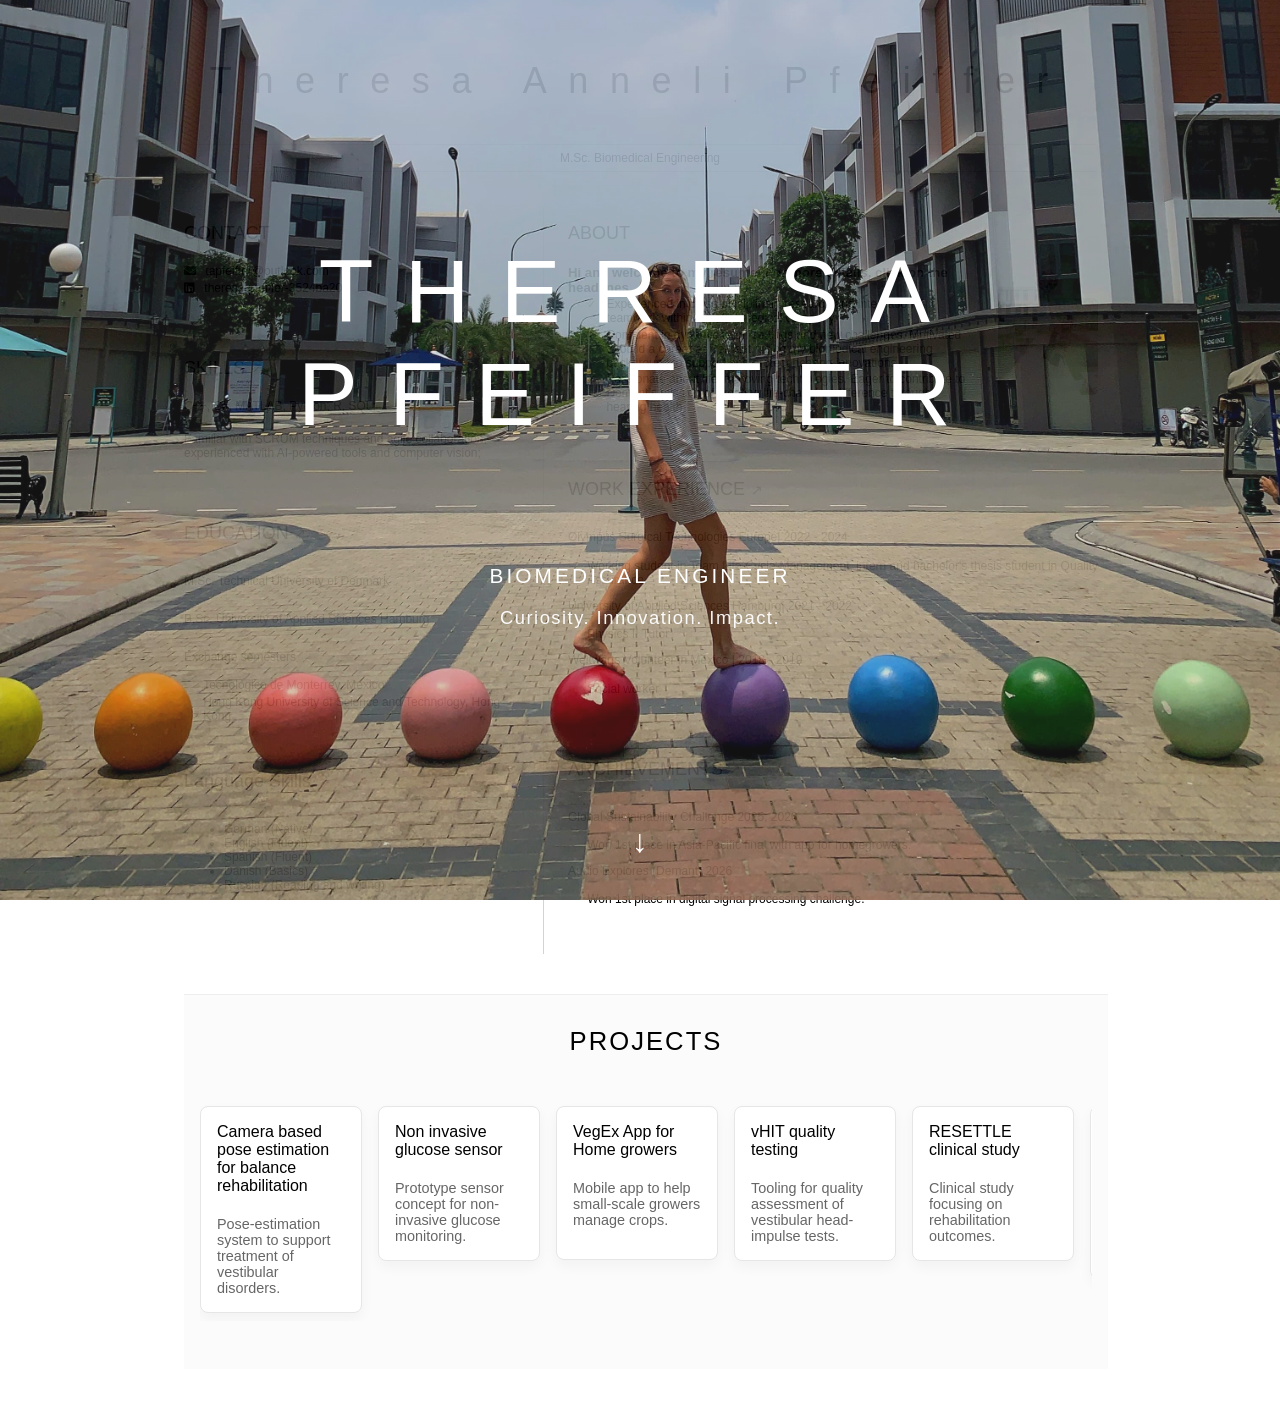
<file: index.html>
<!DOCTYPE html>
<html>

<head>
    <link href="style.css" rel="stylesheet">
    <title>Theresa Pfeiffer Resume</title>

    <link rel="stylesheet"
        href="https://cdnjs.cloudflare.com/ajax/libs/font-awesome/5.15.4/css/all.min.css">
</head>

<body>

                    <!-- HERO SECTION -->

                    <div id="hero">

                        <img src="balance.jpeg" alt="Balance Photo">

                        <div class="hero-overlay">

                            <h1>THERESA PFEIFFER</h1>

                            <p class="tagline">
                                Biomedical Engineer
                            </p>

                            <p class="motto">
                                Curiosity. Innovation. Impact.
                            </p>

                            <div class="scroll-indicator">
                                ↓
                            </div>

                        </div>

                    </div>

                    <!-- RESUME CONTENT -->

                    <div id="resume-content">

                        <header id="header">
                            <h1>Theresa Anneli Pfeiffer</h1>
                            <hr>
                            M.Sc. Biomedical Engineering
                            <hr>
                        </header>

                        <main>

                            <article id="mainLeft">

                                <section>
                                    <h2>CONTACT</h2>
                                    <!-- contact info including social media -->
                                    <p>
                                        <i class="fa fa-envelope" aria-hidden="true"></i>
                                        <a href="mailto:tapfeiffer@outlook.com">tapfeiffer@outlook.com</a>
                                    </p>
                                    <p>
                                        <i class="fab fa-linkedin" aria-hidden="true"></i>
                                        <a href="https://www.linkedin.com/in/theresa-pfeiffer-3524ba20b/">theresa-pfeiffer-3524ba20b</a>
                                    </p>
                                </section>
                                <section>
                                <a class="section-link" href="skills.html"><h2>SKILLS <span class="heading-link-symbol" aria-hidden="true">↗</span></h2></a>
                                    <!-- your skills -->
                                    <p>C++, C#, MATLAB, Python, R, SQL;</p>
                                    <p>&nbsp;</p>
                                    <p>Familiar with SCRUM techniques and agile collaboration, experienced with AI-powered tools and computer vision;</p>
                                </section>
                                <section>
                                <a class="section-link" href="education.html"><h2>EDUCATION <span class="heading-link-symbol" aria-hidden="true">↗</span></h2></a>
                                    <!-- your education -->
                                    <h3>M.Sc. Technical University of Denmark</h3>
                                    <h3>B.Sc. University of Applied Sciences Hamburg</h3>
                                     <h3>Exchange semesters</h3>
                                    <p class="indented">
                                        Tecnológico de Monterrey, Mexico
                                    </p>
                                    <p class="indented">
                                        Hong Kong University of Science and Technology, Hong Kong
                                    </p>
                                </section> 
                                <section>
                                    <h2>Language Skills</h2>
                    
                                    <ul>
                                            <li>German (Native)</li>
                                            <li>English (Fluent)</li>
                                            <li>Spanish (Fluent)</li>
                                            <li>Danish (Basics)</li>
                                            <li>Russian (Reading and writing)</li>
                                    </ul>
                                </section>  

                            </article>

            
                            <article id="mainRight">
                                <section class="about-section">
                                    <h2>ABOUT</h2>
                                    <div class="about-content">
                                        <div class="about-text">
                                            <p class="about-intro"><strong>Hi and welcome to my resume! For more details, click on the headlines.</strong></p>
                                            <div class="about-bullets">
                                                <p class="check-item">Experienced in cross-disciplinary research and international teamwork within a global medical company.</p>
                                                <p class="check-item">Confident in dynamic team settings and new challenges. Motivated to build a career at Demant, using my biomedical engineering background to support and protect hearing innovations.</p>
                                                <p class="check-item">Passionate about life improving technologies. Eager to contribute to Demant’s mission of creating life-changing difference through hearing health.</p>
                                            </div>
                                        </div>
                                        <div class="about-photo">
                                            <img src="./me.jpeg" alt="Theresa Pfeiffer" />
                                        </div>
                                    </div>
                                </section>
                                <section>
                                <a class="section-link" href="work-experience.html"><h2>WORK EXPERIENCE <span class="heading-link-symbol" aria-hidden="true">↗</span></h2></a>
                                    <!-- your work experience -->
                                    <h3>Olympus Surgical Technologies Europe| 2022 - 2024</h3>
                                     <p class="indented">
                                         Working student in Team Life-Cycle-Management, intern and bachelor's thesis student in Quality Assurance.
                                    </p>

                                    <h3>
                                            University of Applied Sciences Hamburg| 2021 - 2022
                                    </h3>
                                    <p class="indented">
                                            Physics II Tutor
                                    </p>
                                    <h3>Weltwärts Volunteer in Mexico | 2018 - 2019</h3>
                                    <p class="indented">Social worker</p>
                                </section>
                                <section>
                                    <a class="section-link" href="achievements.html"><h2>ARCHIEVEMENTS <span class="heading-link-symbol" aria-hidden="true">↗</span></h2></a>
                                    <h3>Global Sustainability Challenge 2025, 2026</h3>
                                    <p class="indented">
                                        Won 1st place in Asia-Pacific final with app for homegrowers.
                                    </p>
                                    <h3>Audio Explores (Demant) 2026</h3>
                                    <p class="indented">
                                        Won 1st place in digital signal processing challenge.
                                </section>
                            </article>

                        </main>

                    </div>

                    <!-- PROJECTS SECTION -->
                    <section id="projects">
                        <h2>PROJECTS</h2>
                        <div class="project-grid">
                            <div class="project-card" data-title="Camera based pose estimation for balance rehabilitation">
                                <button class="card-close" aria-label="Close card">×</button>
                                <div class="card-inner">
                                    <div class="card-front">
                                        <h3>Camera based pose estimation for balance rehabilitation</h3>
                                        <p>Pose-estimation system to support treatment of vestibular disorders.</p>
                                    </div>
                                    <div class="card-back">
                                        <p>As part of my Master's thesis, I built a prototype to assess balance workload during a one-leg standing test. The prototype is based on the MediaPipe pose estimation model and was evaluated with technical verification and clinical validation. I received the best grade for this project.</p>
                                        <div class="card-media">
                                            <img src="poem.png" alt="Balance rehabilitation project" />
                                        </div>
                                    </div>
                                </div>
                            </div>

                            <div class="project-card" data-title="Non invasive glucose sensor">
                                <button class="card-close" aria-label="Close card">×</button>
                                <div class="card-inner">
                                    <div class="card-front">
                                        <h3>Non invasive glucose sensor</h3>
                                        <p>Prototype sensor concept for non-invasive glucose monitoring.</p>
                                    </div>
                                    <div class="card-back">
                                        <p>During an exchange semester at Hong Kong University of Science and Technology, I helped develop a non-invasive glucose sensor. Tasks included printing of the sensor, electrochemical modification, and evaluation in terms of sensitivity and storage stability.</p>
                                        <div class="card-media-grid">
                                            <img src="lab.jpeg" alt="Laboratory setup" />
                                            <img src="print.jpeg" alt="Sensor printing" />
                                            <img src="sensor.jpeg" alt="Glucose sensor prototype" />
                                        </div>
                                    </div>
                                </div>
                            </div>

                            <div class="project-card" data-title="VegEx App for Home growers">
                                <button class="card-close" aria-label="Close card">×</button>
                                <div class="card-inner">
                                    <div class="card-front">
                                        <h3>VegEx App for Home growers</h3>
                                        <p>Mobile app to help small-scale growers manage crops.</p>
                                    </div>
                                    <div class="card-back card-back-side-by-side">
                                        <div class="card-text">
                                            <p>As part of the Global Sustainability Challenge, I developed a prototype for a social network for home growers. The platform allows home growers to exchange experience about harvesting from home, motivate each other, and most importantly trade harvests with other home growers. I achieved first place in the Asia Pacific Semi Finals.</p>
                                        </div>
                                        <div class="card-media card-media-no-crop">
                                            <img src="GSC.jpeg" alt="Global Sustainability Challenge" />
                                        </div>
                                    </div>
                                </div>
                            </div>

                            <div class="project-card" data-title="vHIT quality testing">
                                <button class="card-close" aria-label="Close card">×</button>
                                <div class="card-inner">
                                    <div class="card-front">
                                        <h3>vHIT quality testing</h3>
                                        <p>Tooling for quality assessment of vestibular head-impulse tests.</p>
                                    </div>
                                    <div class="card-back card-back-side-by-side">
                                        <div class="card-text">
                                            <p>As part of my studies, I conducted a special course at the Copenhagen Hearing and Balance Center. I investigated the reliability of vHIT goggles used for the head impulse test. My research focused on finding out if the performed head rotation angle affected the gain calculation of the vHIT system.</p>
                                        </div>
                                        <div class="card-media card-media-no-crop">
                                            <img src="vHIT.png" alt="vHIT goggles and analysis" />
                                        </div>
                                    </div>
                                </div>
                            </div>

                            <div class="project-card" data-title="RESETTLE clinical study">
                                <button class="card-close" aria-label="Close card">×</button>
                                <div class="card-inner">
                                    <div class="card-front">
                                        <h3>RESETTLE clinical study</h3>
                                        <p>Clinical study focusing on rehabilitation outcomes.</p>
                                    </div>
                                    <div class="card-back">
                                        <p>As part of my studies, I contributed to the clinical study RESETTLE about obesity treatment of people with childhood obesity using semaglutide. I quantified body composition and correlated it to treatment success.</p>
                                    </div>
                                </div>
                            </div>

                            <div class="project-card" data-title="Surface discoloration detection">
                                <button class="card-close" aria-label="Close card">×</button>
                                <div class="card-inner">
                                    <div class="card-front">
                                        <h3>Surface discoloration detection</h3>
                                        <p>Computer vision to detect and quantify surface discoloration.</p>
                                    </div>
                                    <div class="card-back">
                                        <p>As part of my Bachelor's thesis, I conducted a study about surface discolorations from reprocessing. I developed an algorithm to quantify surface discoloration with the aim of researching how reprocessing intervals affect the amount of discoloration.</p>
                                    </div>
                                </div>
                            </div>

                        </div>
                    </section>

                    <script>

                        const hero = document.getElementById('hero');

                        let heroHidden = false;

                        function revealResume() {

                            if (heroHidden) return;

                            hero.style.transform = 'translateY(-100%)';

                            heroHidden = true;
                        }

                        window.addEventListener('wheel', function (event) {

                            if (event.deltaY > 0) {

                                revealResume();
                            }

                        }, { passive: true });

                        window.addEventListener('touchmove', function () {

                            revealResume();

                        }, { once: true });

                        document.querySelector('.scroll-indicator')
                            .addEventListener('click', revealResume);

                        // Projects: expand/collapse cards
                        (function () {
                            const projectCards = document.querySelectorAll('.project-card');
                            let openCard = null;

                            projectCards.forEach(card => {
                                card.tabIndex = 0;

                                function toggleCard(e) {
                                    if (e) e.stopPropagation();
                                    if (openCard && openCard !== card) {
                                        openCard.classList.remove('expanded');
                                    }
                                    const nowOpen = card.classList.toggle('expanded');
                                    openCard = nowOpen ? card : null;
                                }

                                function closeCard(e) {
                                    if (e) e.stopPropagation();
                                    if (openCard) {
                                        openCard.classList.remove('expanded');
                                        openCard = null;
                                    }
                                }

                                card.addEventListener('click', toggleCard);
                                card.addEventListener('keydown', (e) => {
                                    if (e.key === 'Enter' || e.key === ' ') {
                                        e.preventDefault();
                                        toggleCard();
                                    } else if (e.key === 'Escape') {
                                        closeCard();
                                    }
                                });

                                // Close button handler
                                const closeBtn = card.querySelector('.card-close');
                                if (closeBtn) {
                                    closeBtn.addEventListener('click', closeCard);
                                }
                            });

                            // Close card when clicking outside
                                document.addEventListener('click', (e) => {
                                    if (openCard && !openCard.contains(e.target)) {
                                        openCard.classList.remove('expanded');
                                        openCard = null;
                                    }
                                });
                            })();

                    </script>

</body>

</html>
</file>
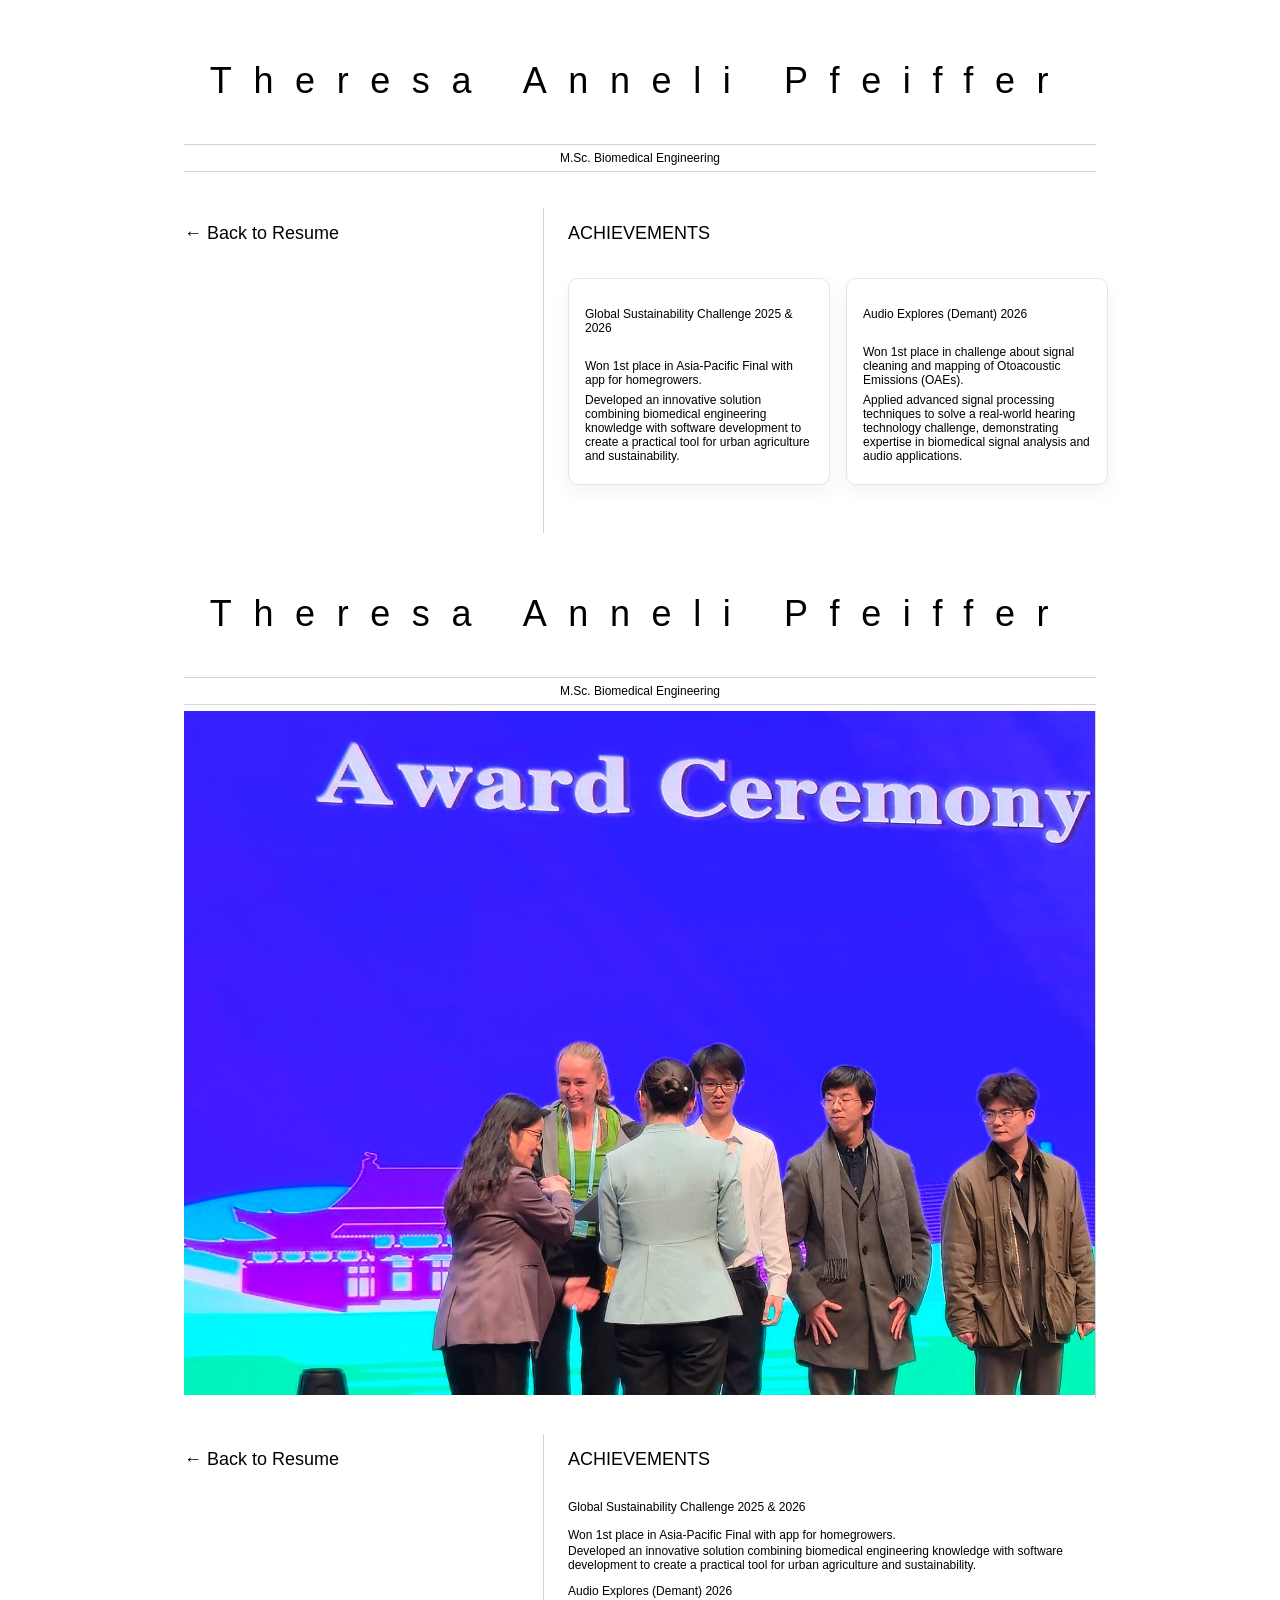
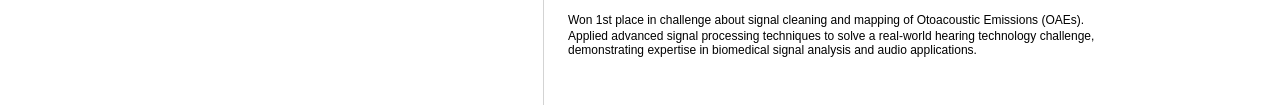
<file: achievements.html>
<!DOCTYPE html>
<html>

<head>
    <link href="style.css" rel="stylesheet">
    <title>Achievements - Theresa Pfeiffer Resume</title>
    <link rel="stylesheet" href="https://cdnjs.cloudflare.com/ajax/libs/font-awesome/5.15.4/css/all.min.css">
</head>

<body>
    <header id="header">
        <h1>Theresa Anneli Pfeiffer</h1>
        <hr>
        M.Sc. Biomedical Engineering
        <hr>
    </header>

    <main>
        <article id="mainLeft">
            <section>
                <a href="index.html"><h2>← Back to Resume</h2></a>
            </section>
        </article>

        <article id="mainRight">
            <section>
                <h2>ACHIEVEMENTS</h2>
                <div class="achievement-grid">
                    <div class="achievement-card">
                        <h3>Global Sustainability Challenge 2025 &amp; 2026</h3>
                        <p>Won 1st place in Asia-Pacific Final with app for homegrowers.</p>
                        <p>Developed an innovative solution combining biomedical engineering knowledge with software development to create a practical tool for urban agriculture and sustainability.</p>
                    </div>

                    <div class="achievement-card">
                        <h3>Audio Explores (Demant) 2026</h3>
                        <p>Won 1st place in challenge about signal cleaning and mapping of Otoacoustic Emissions (OAEs).</p>
                        <p>Applied advanced signal processing techniques to solve a real-world hearing technology challenge, demonstrating expertise in biomedical signal analysis and audio applications.</p>
                    </div>
                </div>
            </section>
        </article>
    </main>
</body>

</html><html>
	<head>
		<link href="style.css" rel="stylesheet">
		<title>Achievements - Theresa Pfeiffer Resume</title>
        <link rel="stylesheet" href="https://cdnjs.cloudflare.com/ajax/libs/font-awesome/5.15.4/css/all.min.css">
	
          <style>

    </style>
    
    </head>

	<body>
		<header id="header">
			<!-- resume header with your name and title -->
			<h1>Theresa Anneli Pfeiffer</h1>
			<hr>
			M.Sc. Biomedical Engineering
			<hr>

            <!-- Hier endet Ihr <head> -->
   
            <!-- Das Container-Element mit der ID "mainLeft" -->
            <div id="mainLeft">
                
                <!-- Hier fügen Sie Ihr Bild ein -->
                <img src="GSC.jpeg" alt="Global Sustainability Challenge 2026" style="width:100%; height:auto;">
                
            </div>


		</header>
		<main>
			<article id="mainLeft">
				<section>
					<a href="index.html"><h2>← Back to Resume</h2></a>
				</section>
			</article>
			<article id="mainRight">
				<section>
                    <h2>ACHIEVEMENTS</h2>
                    <h3>Global Sustainability Challenge 2025 & 2026</h3>
                    <p>
                        Won 1st place in Asia-Pacific Final with app for homegrowers.
                    </p>
                    <p>
                        Developed an innovative solution combining biomedical engineering knowledge with software development to create a practical tool for urban agriculture and sustainability.
                    </p>
                    
                    <h3>Audio Explores (Demant) 2026</h3>
                    <p>
                        Won 1st place in challenge about signal cleaning and mapping of Otoacoustic Emissions (OAEs).
                    </p>
                    <p>
                        Applied advanced signal processing techniques to solve a real-world hearing technology challenge, demonstrating expertise in biomedical signal analysis and audio applications.
                    </p>
                </section>
            </article>
        </main>
    </body>
</html>
</file>
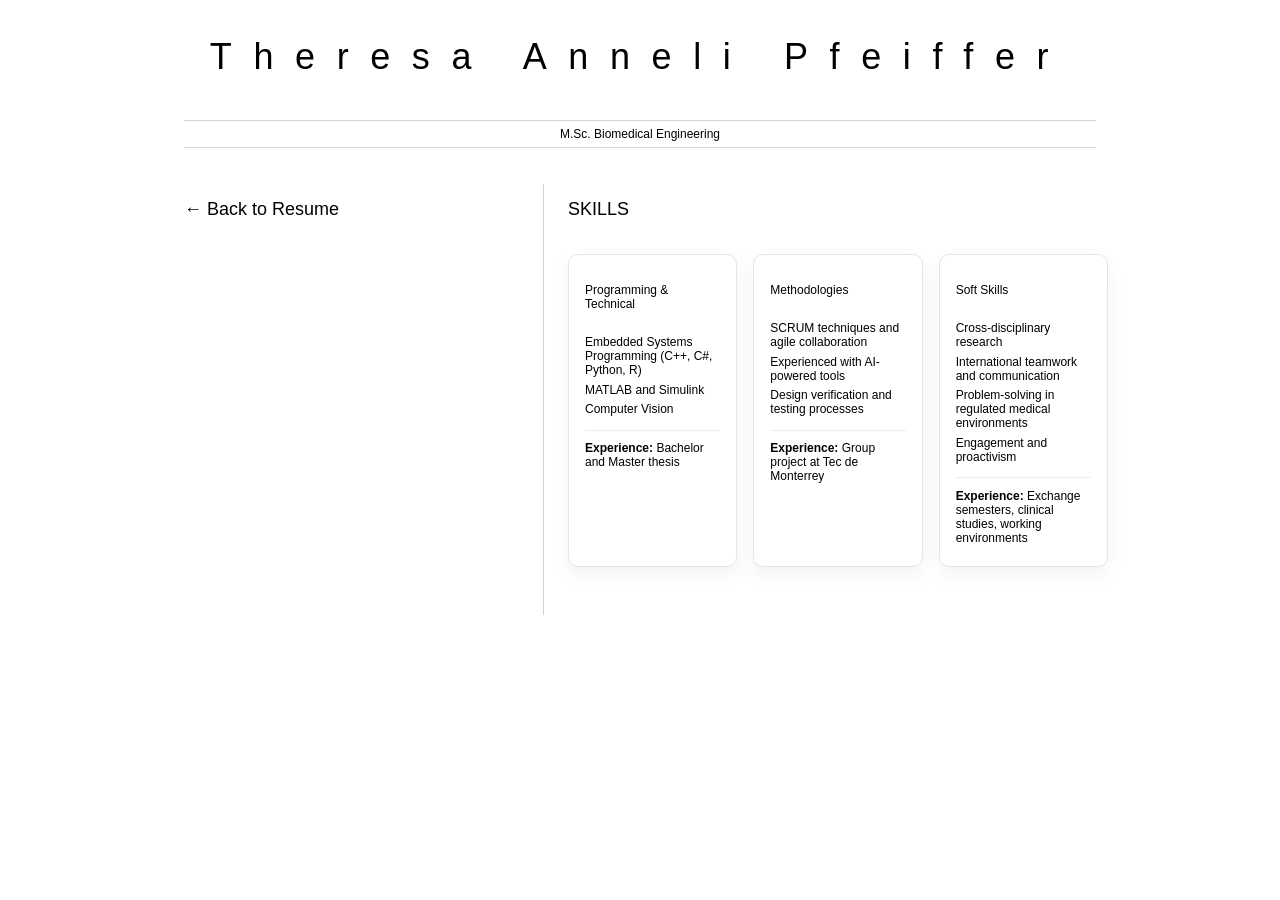
<file: skills.html>
<html>
	<head>
		<link href="style.css" rel="stylesheet">
		<title>Skills - Theresa Pfeiffer Resume</title>
        <link rel="stylesheet" href="https://cdnjs.cloudflare.com/ajax/libs/font-awesome/5.15.4/css/all.min.css">
	</head>

	<body>
		<header id="header">
			<!-- resume header with your name and title -->
			<h1>Theresa Anneli Pfeiffer</h1>
			<hr>
			M.Sc. Biomedical Engineering
			<hr>
		</header>
		<main>
			<article id="mainLeft">
				<section>
					<a href="index.html"><h2>← Back to Resume</h2></a>
				</section>
			</article>
			<article id="mainRight">
				<section>
					<h2>SKILLS</h2>
						<div class="skills-grid">
							<div class="skill-card">
								<h3>Programming &amp; Technical</h3>
								<p>Embedded Systems Programming (C++, C#, Python, R)</p>
								<p>MATLAB and Simulink</p>
								<p>Computer Vision</p>
								<p class="skill-experience"><strong>Experience:</strong> Bachelor and Master thesis</p>
							</div>

							<div class="skill-card">
								<h3>Methodologies</h3>
								<p>SCRUM techniques and agile collaboration</p>
								<p>Experienced with AI-powered tools</p>
								<p>Design verification and testing processes</p>
								<p class="skill-experience"><strong>Experience:</strong> Group project at Tec de Monterrey</p>
							</div>

							<div class="skill-card">
								<h3>Soft Skills</h3>
								<p>Cross-disciplinary research</p>
								<p>International teamwork and communication</p>
								<p>Problem-solving in regulated medical environments</p>
								<p>Engagement and proactivism</p>
								<p class="skill-experience"><strong>Experience:</strong> Exchange semesters, clinical studies, working environments</p>
							</div>
						</div>
				</section>
            </article>
        </main>
    </body>
</html>
</file>
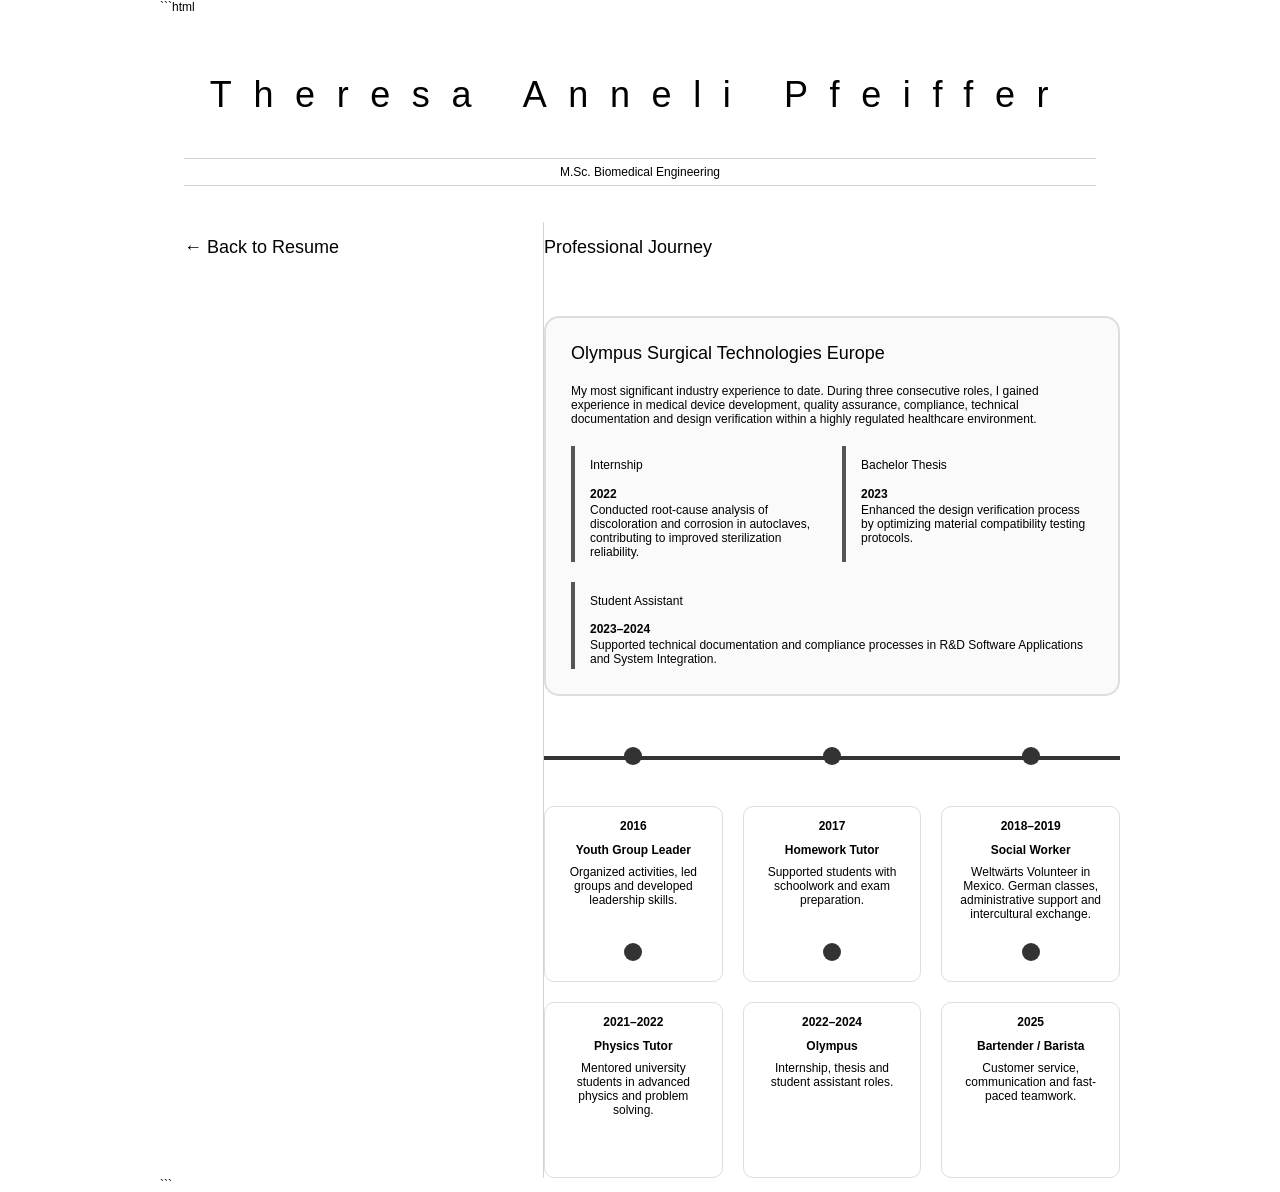
<file: work-experience.html>
```html
<html>
<head>
    <link href="style.css" rel="stylesheet">
    <title>Work Experience - Theresa Pfeiffer Resume</title>
    <link rel="stylesheet" href="https://cdnjs.cloudflare.com/ajax/libs/font-awesome/5.15.4/css/all.min.css">

    <style>

        .timeline-container {
            margin-top: 40px;
        }

        .olympus-card {
            border: 2px solid #ddd;
            border-radius: 15px;
            padding: 25px;
            margin-bottom: 60px;
            background: #fafafa;
        }

        .olympus-card h2 {
            margin-top: 0;
        }

        .olympus-stages {
            display: flex;
            gap: 20px;
            margin-top: 20px;
            flex-wrap: wrap;
        }

        .stage {
            flex: 1;
            min-width: 220px;
            border-left: 4px solid #555;
            padding-left: 15px;
        }

        .timeline {
            position: relative;
            margin-top: 50px;
            padding-top: 50px;
        }

        .timeline-line {
            height: 4px;
            background: #333;
            width: 100%;
            position: absolute;
            top: 0;
        }

        .timeline-events {
            display: flex;
            justify-content: space-between;
            gap: 20px;
            flex-wrap: wrap;
        }

        .event {
            flex: 1;
            min-width: 140px;
            text-align: center;
            position: relative;
        }

        .event::before {
            content: "";
            width: 18px;
            height: 18px;
            border-radius: 50%;
            background: #333;
            position: absolute;
            top: -59px;
            left: 50%;
            transform: translateX(-50%);
        }

        .event-card {
            border: 1px solid #ddd;
            border-radius: 10px;
            padding: 12px;
            background: white;
            min-height: 150px;
        }

        .event-year {
            font-weight: bold;
            margin-bottom: 10px;
        }

        .event-title {
            font-weight: bold;
            margin-bottom: 8px;
        }

    </style>
</head>

<body>

<header id="header">
    <h1>Theresa Anneli Pfeiffer</h1>
    <hr>
    M.Sc. Biomedical Engineering
    <hr>
</header>

<main>

    <article id="mainLeft">
        <section>
            <a href="index.html">
                <h2>← Back to Resume</h2>
            </a>
        </section>
    </article>

    <article id="mainRight">

        <h2>Professional Journey</h2>

        <div class="timeline-container">

            <!-- OLYMPUS FEATURE CARD -->

            <div class="olympus-card">

                <h2>Olympus Surgical Technologies Europe</h2>

                <p>
                    My most significant industry experience to date. During three consecutive roles,
                    I gained experience in medical device development, quality assurance,
                    compliance, technical documentation and design verification within a highly
                    regulated healthcare environment.
                </p>

                <div class="olympus-stages">

                    <div class="stage">
                        <h3>Internship</h3>
                        <p><strong>2022</strong></p>
                        <p>
                            Conducted root-cause analysis of discoloration and corrosion in
                            autoclaves, contributing to improved sterilization reliability.
                        </p>
                    </div>

                    <div class="stage">
                        <h3>Bachelor Thesis</h3>
                        <p><strong>2023</strong></p>
                        <p>
                            Enhanced the design verification process by optimizing material
                            compatibility testing protocols.
                        </p>
                    </div>

                    <div class="stage">
                        <h3>Student Assistant</h3>
                        <p><strong>2023–2024</strong></p>
                        <p>
                            Supported technical documentation and compliance processes in
                            R&D Software Applications and System Integration.
                        </p>
                    </div>

                </div>

            </div>

            <!-- TIMELINE -->

            <div class="timeline">

                <div class="timeline-line"></div>

                <div class="timeline-events">

                    <div class="event">
                        <div class="event-card">
                            <div class="event-year">2016</div>
                            <div class="event-title">Youth Group Leader</div>
                            <p>
                                Organized activities, led groups and developed leadership skills.
                            </p>
                        </div>
                    </div>

                    <div class="event">
                        <div class="event-card">
                            <div class="event-year">2017</div>
                            <div class="event-title">Homework Tutor</div>
                            <p>
                                Supported students with schoolwork and exam preparation.
                            </p>
                        </div>
                    </div>

                    <div class="event">
                        <div class="event-card">
                            <div class="event-year">2018–2019</div>
                            <div class="event-title">Social Worker</div>
                            <p>
                                Weltwärts Volunteer in Mexico.
                                German classes, administrative support and intercultural exchange.
                            </p>
                        </div>
                    </div>

                    <div class="event">
                        <div class="event-card">
                            <div class="event-year">2021–2022</div>
                            <div class="event-title">Physics Tutor</div>
                            <p>
                                Mentored university students in advanced physics and problem solving.
                            </p>
                        </div>
                    </div>

                    <div class="event">
                        <div class="event-card">
                            <div class="event-year">2022–2024</div>
                            <div class="event-title">Olympus</div>
                            <p>
                                Internship, thesis and student assistant roles.
                            </p>
                        </div>
                    </div>

                    <div class="event">
                        <div class="event-card">
                            <div class="event-year">2025</div>
                            <div class="event-title">Bartender / Barista</div>
                            <p>
                                Customer service, communication and fast-paced teamwork.
                            </p>
                        </div>
                    </div>

                </div>

            </div>

        </div>

    </article>

</main>

</body>
</html>
```
</file>
<file: style.css>
body {
    font-family: 'Segoe UI', Tahoma, Geneva, Verdana, sans-serif;
    font-size: 12px;
    max-width: 960px;
    margin: auto;
}
h1 {
    font-size: 3em;
    letter-spacing: .6em;
    padding-top: 1em;
    padding-bottom: 1em;
}

h2 {
    font-size: 1.5em;
    padding-bottom: 1em;
}

a h2 {
    color: inherit;
    text-decoration: none;
    cursor: pointer;
    transition: color 0.3s ease;
}

a h2:hover {
    color: #0066cc;
}

a {
    color: inherit;
    text-decoration: none;
}

.section-link h2 {
    display: inline-flex;
    align-items: center;
    gap: .35rem;
}

.heading-link-symbol {
    font-size: .75em;
    opacity: .7;
}

h3 {
    font-size: 1em;
    padding-bottom: 1em;
    font-style: bold;
}

main { 
    display: grid;
    grid-template-columns: 40% 60%;
    margin-top: 3em;
}
header {
    text-align: center;
    margin: auto 2em;
}

section {
    margin: auto 1em 4em 2em;
}

/* Skills page cards */
.skills-grid {
    display: grid;
    grid-template-columns: repeat(3, 1fr);
    gap: 1rem;
    margin-top: 1rem;
}

.skill-card {
    background: #ffffff;
    border: 1px solid #e5e5e5;
    border-radius: 10px;
    padding: 1rem;
    box-shadow: 0 8px 20px rgba(20,20,30,0.05);
}

.skill-card h3 {
    margin-bottom: .75rem;
}

.skill-card p {
    margin: .35rem 0;
}

.skill-experience {
    margin-top: .85rem !important;
    padding-top: .65rem;
    border-top: 1px solid #ededed;
}

/* Achievements page cards */
.achievement-grid {
    display: grid;
    grid-template-columns: repeat(2, 1fr);
    gap: 1rem;
    margin-top: 1rem;
}

.achievement-card {
    background: #ffffff;
    border: 1px solid #e5e5e5;
    border-radius: 10px;
    padding: 1rem;
    box-shadow: 0 8px 20px rgba(20,20,30,0.05);
}

.achievement-card h3 {
    margin-bottom: .75rem;
}

.achievement-card p {
    margin: .35rem 0;
}

@media (max-width: 900px) {
    .skills-grid, .achievement-grid { grid-template-columns: 1fr; }
}

/* About section: photo next to text */
.about-section { position: relative; }
.about-content {
    display: flex;
    gap: 1.5rem;
    align-items: flex-start;
}

.about-text {
    flex: 1;
    min-width: 0;
}

.about-photo {
    flex: 0 0 110px;
    margin-left: auto;
}

.about-photo img {
    width: 100px;
    height: auto;
    border-radius: 6px;
    object-fit: cover;
    display: block;
    box-shadow: 0 6px 14px rgba(20,20,30,0.06);
}

@media (max-width: 700px) {
    .about-content { flex-direction: column; }
    .about-photo { margin-left: 0; }
    .about-photo img { width: 100%; max-width: 220px; margin: 0; }
}

/* Indentation for ABOUT bullets and exchange entries */
.about-bullets p {
    margin-left: 1.2rem;
}

.about-intro {
    font-size: 1.1em;
}

.check-item {
    position: relative;
    padding-left: 1.2rem;
}

.check-item::before {
    content: "✓";
    position: absolute;
    left: 0;
    top: 0;
    color: #2e7d32;
    font-size: 0.9em;
    line-height: 1.4;
}

.indented {
    margin-left: 1.2rem;
}

i {
    margin-right: .5em;
}

p {
    margin: .2em auto
}

hr {
    border: none;
    background-color: lightgray;
    height: 1px;
}

h1, h2, h3 {
    font-weight: 100;
    margin-bottom: 0;
}
#mainLeft {
    border-right: 1px solid lightgray;
}


/* ==========================================
   HERO LANDING PAGE
========================================== */

#hero {
    position: fixed;
    inset: 0;
    overflow: hidden;
    z-index: 1000;
    transition: transform 1.4s ease;
}

#hero img {
    width: 100%;
    height: 100%;
    object-fit: cover;
    opacity: 0.92;

    animation: subtleZoom 12s ease-in-out infinite;
}

@keyframes subtleZoom {
    0% {
        transform: scale(1.0);
    }

    50% {
        transform: scale(1.03);
    }

    100% {
        transform: scale(1);
    }
}

/* small fixed button to reset hero visibility for testing */
#reset-hero-button {
    position: fixed;
    right: 14px;
    bottom: 14px;
    z-index: 3000;
    background: rgba(0,0,0,0.6);
    color: white;
    border: none;
    padding: 6px 10px;
    border-radius: 6px;
    font-size: 12px;
    cursor: pointer;
}
@media (max-width:700px) {
    #reset-hero-button { right: 8px; bottom: 8px; padding: 6px; }
}

.hero-overlay {

    position: absolute;
    inset: 0;

    display: flex;
    flex-direction: column;

    align-items: center;

    padding-top: 10vh;

    text-align: center;

    color: white;

    background: linear-gradient(
        to bottom,
        rgba(0,0,0,0.03),
        rgba(0,0,0,0.15)
    );
}

.hero-overlay h1 {

    font-size: clamp(3rem, 7vw, 6rem);

    font-weight: 200;

    letter-spacing: 0.35em;

    margin-bottom: 25px;

    color: white;
}

.tagline {

    font-size: 1.3rem;

    letter-spacing: 0.15em;

    text-transform: uppercase;

    margin-bottom: 15px;

    color: white;
}

.motto {

    font-size: 1.15rem;

    letter-spacing: 0.08em;

    color: white;

    opacity: 0.95;
}

.scroll-indicator {

    position: absolute;

    bottom: 40px;

    font-size: 2rem;

    cursor: pointer;

    color: white;

    animation: bounce 2s infinite;
}

@keyframes bounce {

    0%,20%,50%,80%,100% {
        transform: translateY(0);
    }

    40% {
        transform: translateY(-10px);
    }

    60% {
        transform: translateY(-5px);
    }
}

/* ==========================================
   RESUME
========================================== */

#resume-content {
    position: relative;
    z-index: 1;
}



/* ==========================================
   PROJECTS SECTION
========================================== */

#projects {
    padding: 2rem 1rem 3rem 1rem;
    background: #fbfbfb;
    margin-top: 2.5rem;
    border-top: 1px solid #eee;
}

#projects h2 {
    text-align: center;
    margin: 0 0 1rem 0;
    font-size: 1.6rem;
    letter-spacing: .08em;
}

.project-grid {
    display: flex;
    gap: 1rem;
    overflow-x: auto;
    padding: 0.5rem 0;
    align-items: flex-start;
    -webkit-overflow-scrolling: touch;
}

.project-card {
    flex: 0 0 16%;
    min-width: 160px;
    background: white;
    border: 1px solid #e6e6e6;
    border-radius: 8px;
    box-shadow: 0 6px 14px rgba(20,20,30,0.04);
    cursor: pointer;
    transition: all 320ms cubic-bezier(.2,.9,.2,1);
    overflow: hidden;
}

.project-card:focus {
    outline: 3px solid #dceeff;
}

.card-inner {
    padding: 1rem;
    min-height: 120px;
    display: flex;
    flex-direction: column;
    justify-content: space-between;
    height: 100%;
    overflow-y: auto;
}

.card-front h3 {
    margin: 0 0 .35rem 0;
    font-size: 1rem;
}

.card-front p {
    margin: 0;
    color: #666;
    font-size: .9rem;
}

.card-back {
    display: none;
    margin-top: .75rem;
    color: #333;
    font-size: .95rem;
}

.card-media {
    margin: 1rem 0;
    width: 100%;
    max-height: 350px;
    border-radius: 6px;
    overflow: hidden;
    background: #f5f5f5;
}

.card-media-grid {
    display: grid;
    grid-template-columns: repeat(3, 1fr);
    gap: 0.8rem;
    margin: 1rem 0;
    width: 100%;
}

.card-media-grid img {
    width: 100%;
    height: 200px;
    object-fit: cover;
    border-radius: 6px;
    background: #f5f5f5;
}

.card-media img,
.card-media video {
    width: 100%;
    height: 100%;
    object-fit: cover;
}

.card-back-side-by-side {
    display: none;
}

.project-card.expanded .card-back-side-by-side {
    display: grid;
    grid-template-columns: 1fr 1fr;
    gap: 1.5rem;
    align-items: start;
}

.card-text {
    display: flex;
    flex-direction: column;
    justify-content: space-between;
}

.card-media-no-crop {
    display: flex;
    flex-direction: column;
    gap: 0.8rem;
    max-height: 100% !important;
}

.card-media-no-crop img {
    object-fit: contain !important;
    max-height: 200px;
}

.project-card.expanded {
    position: fixed;
    top: 50%;
    left: 50%;
    transform: translate(-50%, -50%);
    width: 85vw;
    max-width: 900px;
    max-height: 90vh;
    height: auto;
    z-index: 2000;
    box-shadow: 0 20px 60px rgba(20,20,30,0.3);
}

.card-close {
    position: absolute;
    top: 10px;
    right: 10px;
    width: 32px;
    height: 32px;
    border: none;
    background: #f0f0f0;
    border-radius: 50%;
    font-size: 24px;
    cursor: pointer;
    display: none;
    align-items: center;
    justify-content: center;
    z-index: 2001;
    transition: all 0.2s ease;
}

.card-close:hover {
    background: #e0e0e0;
    transform: scale(1.1);
}

.project-card.expanded .card-close {
    display: flex;
}

.project-card.expanded .card-back {
    display: block;
}

.project-card.expanded .card-front {
    opacity: 0.6;
}

.meta {
    margin-top: .6rem;
    color: #777;
    font-size: .85rem;
}

@media (max-width: 900px) {
    .project-card { flex: 0 0 48%; min-width: 46%; }
    .project-grid { gap: .75rem; }
}

@media (max-width: 480px) {
    .project-card { flex: 0 0 80%; min-width: 80%; }
}
</file>
